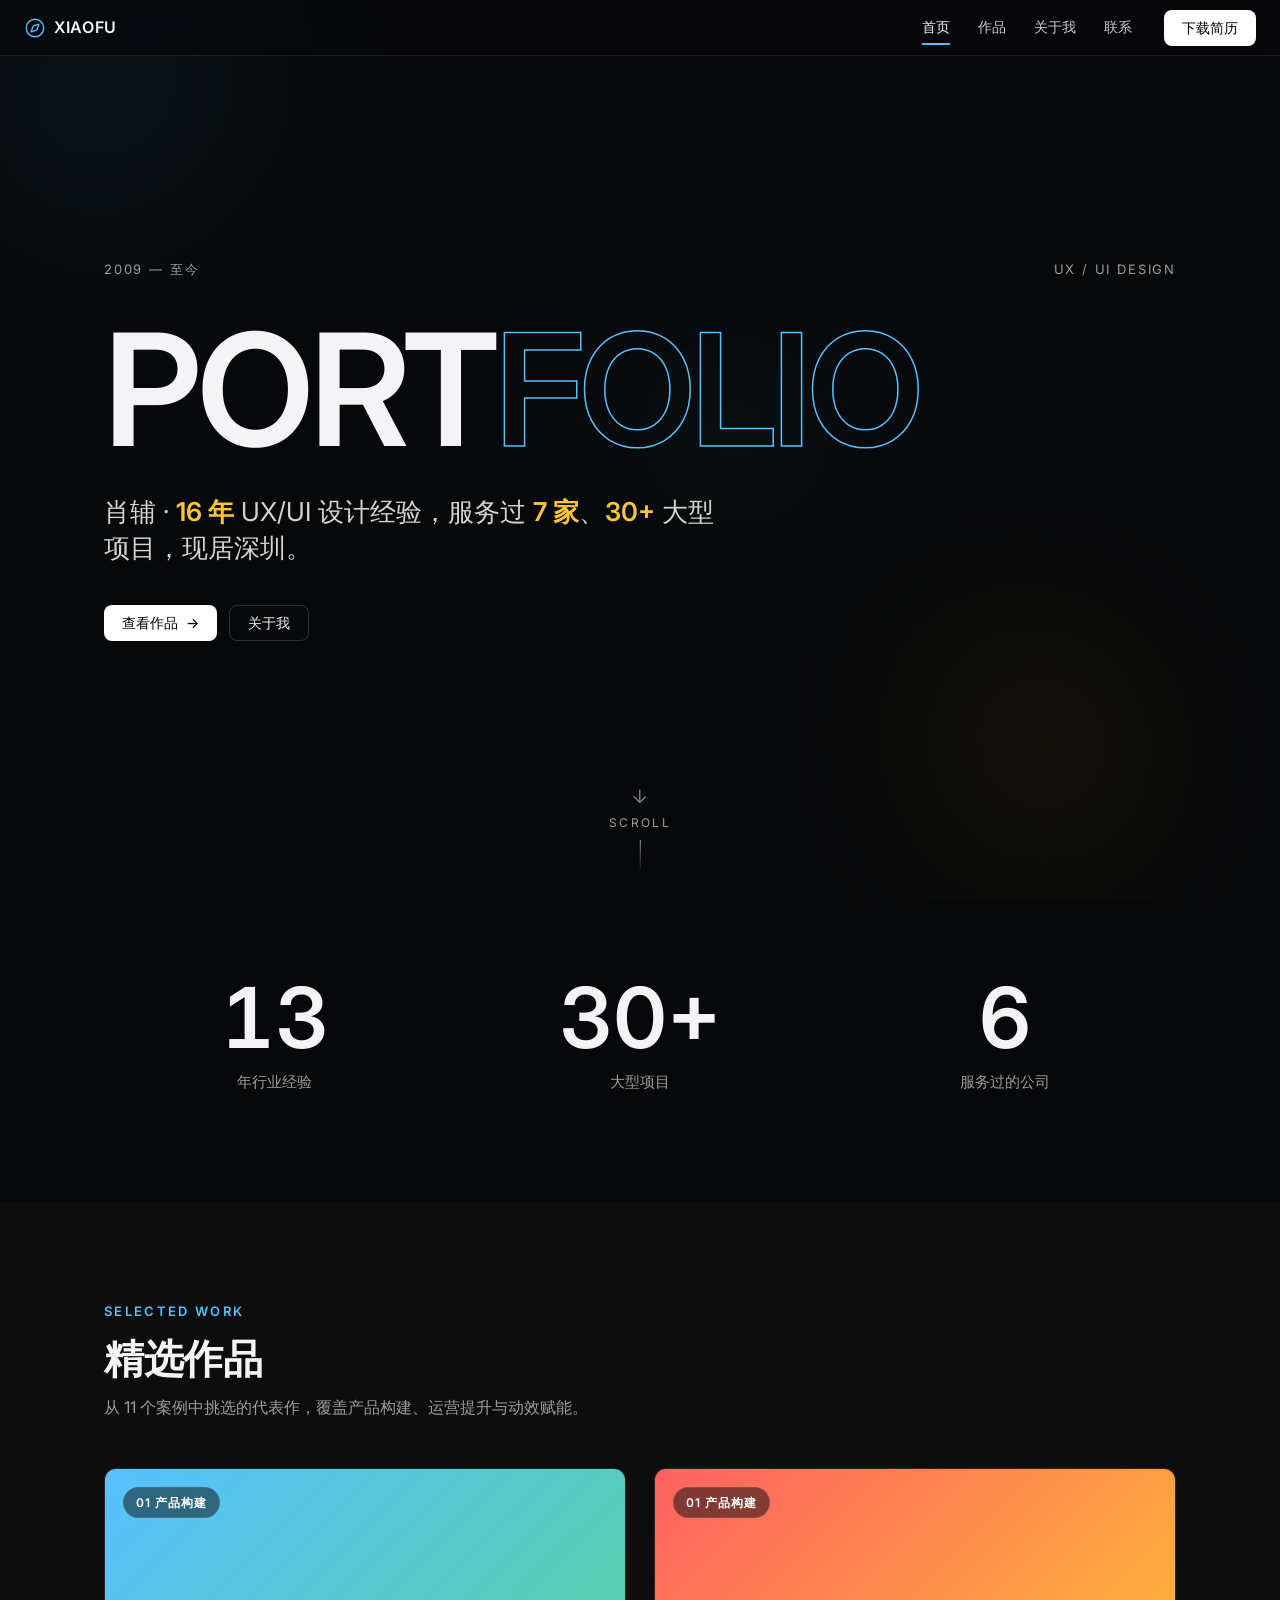
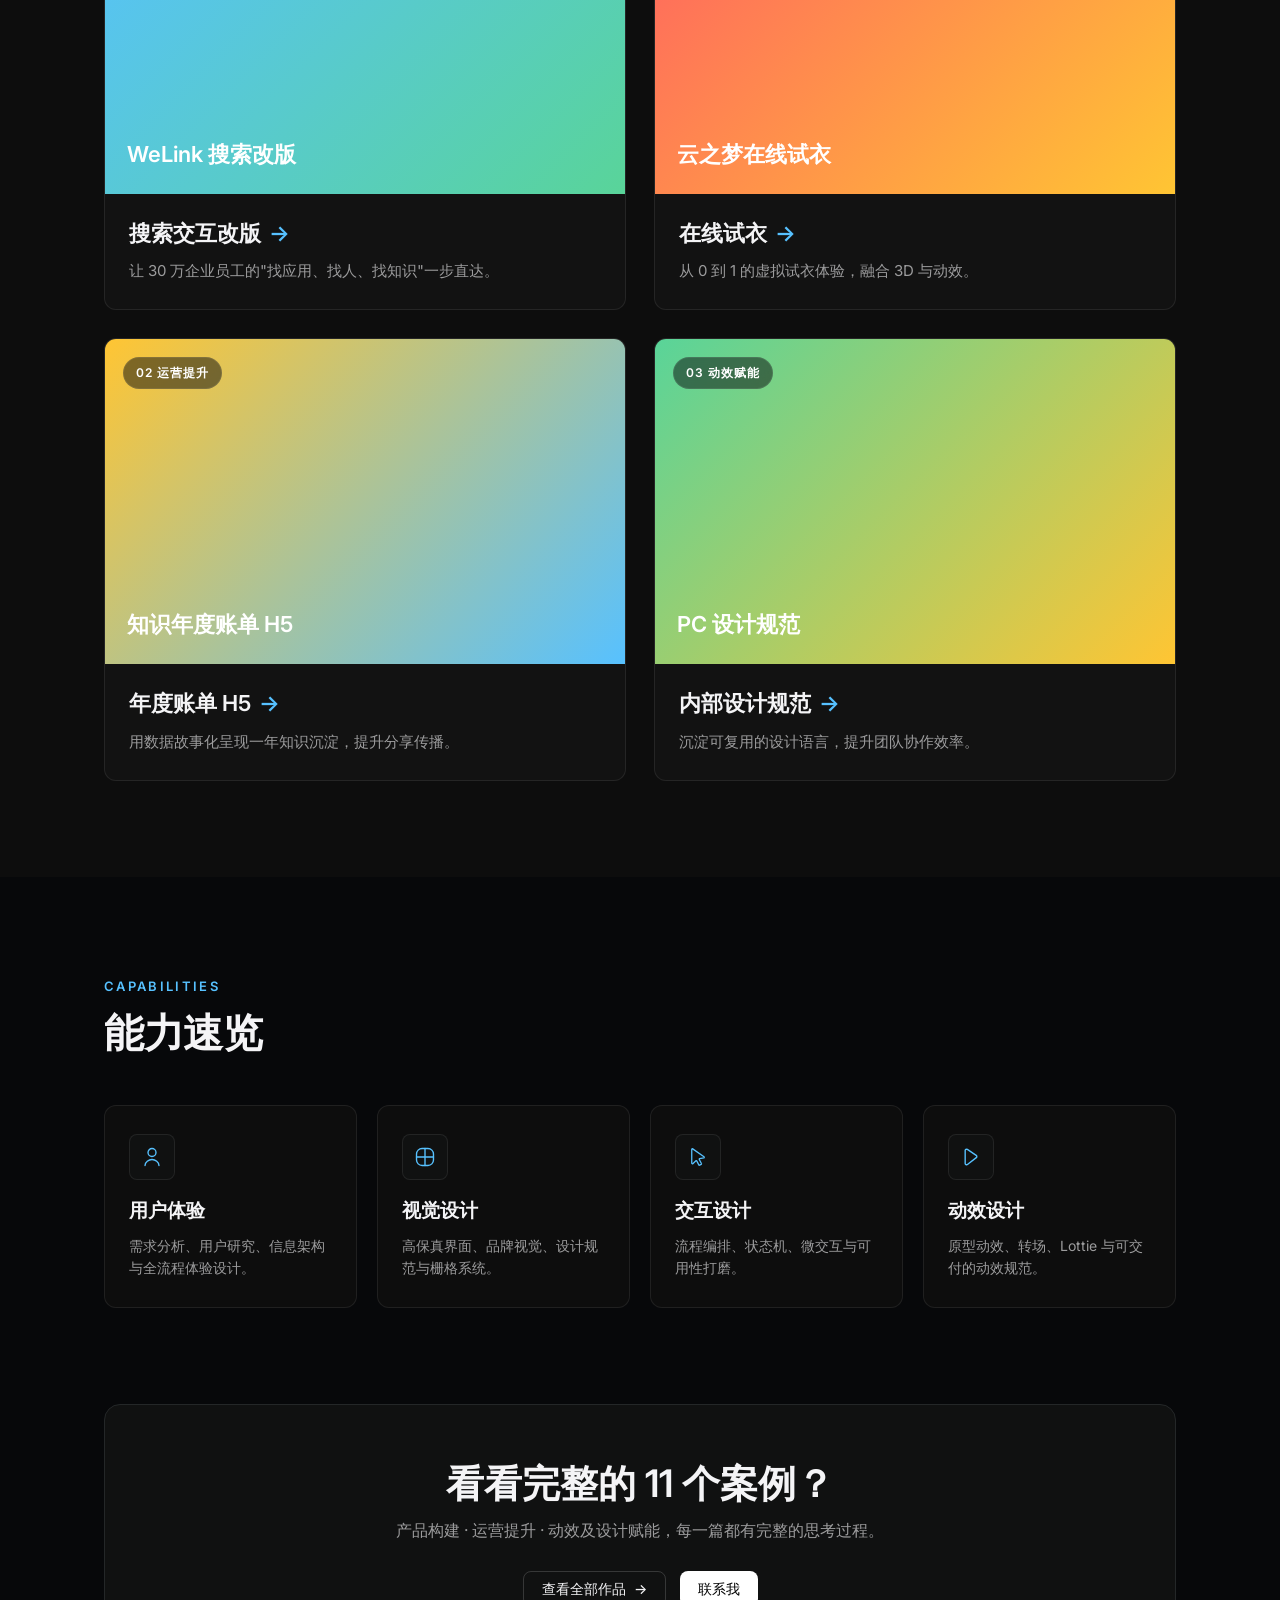
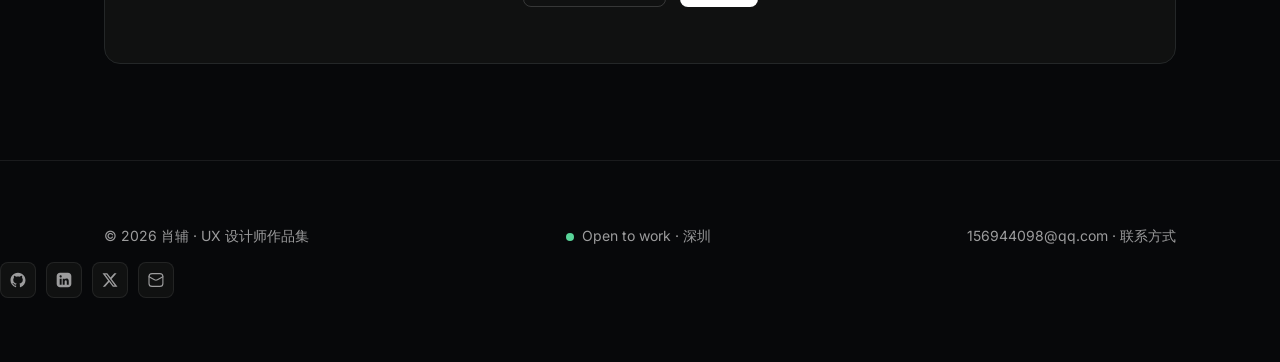
<file: index.html>
<!DOCTYPE html>
<html lang="zh-CN">
<head>
  <meta charset="UTF-8" />
  <meta name="viewport" content="width=device-width, initial-scale=1.0" />
  <title>肖辅 · UX 设计师作品集 | 16 年经验</title>
  <meta name="description" content="肖辅 — 16 年 UX/UI 设计师，服务过 7 家、30+ 大型项目，擅长交互、视觉与动效设计。作品集官网。" />
  <meta property="og:title" content="肖辅 · UX 设计师作品集" />
  <meta property="og:description" content="16 年经验 UX/UI 设计师，用网站本身证明设计能力。" />
  <meta property="og:type" content="website" />
  <link rel="preconnect" href="https://fonts.googleapis.com" />
  <link rel="preconnect" href="https://fonts.gstatic.com" crossorigin />
  <link href="https://fonts.googleapis.com/css2?family=Inter:wght@400;600;700;800&family=Noto+Sans+SC:wght@400;500;700&display=swap" rel="stylesheet" />
  <link rel="stylesheet" href="assets/css/style.css" />
</head>
<body>
  <!-- 导航 -->
  <nav class="nav" id="nav">
    <a href="index.html" class="nav__logo"><svg class="ico ico--brand" aria-hidden="true"><use href="assets/icons/mage-sprite.svg#mage-compass"/></svg>XIAOFU</a>
    <div class="nav__links">
      <a href="index.html" class="nav__link active">首页</a>
      <a href="work.html" class="nav__link">作品</a>
      <a href="about.html" class="nav__link">关于我</a>
      <a href="contact.html" class="nav__link">联系</a>
      <a href="#" class="btn btn--primary nav__cta">下载简历</a>
    </div>
    <button class="nav__burger" id="burger" aria-label="菜单"><span></span><span></span><span></span></button>
  </nav>

  <!-- 移动端抽屉 -->
  <div class="drawer" id="drawer">
    <a href="index.html">首页</a>
    <a href="work.html">作品</a>
    <a href="about.html">关于我</a>
    <a href="contact.html">联系</a>
  </div>

  <!-- Hero -->
  <header class="hero">
    <div class="hero__blobs" aria-hidden="true">
      <div class="blob blob--1"></div>
      <div class="blob blob--2"></div>
      <div class="blob blob--3"></div>
    </div>
    <div class="container hero__inner">
      <div class="hero__meta">
        <span>2009 — 至今</span>
        <span>UX / UI DESIGN</span>
      </div>
      <h1 class="hero__big">PORT<span class="outline">FOLIO</span></h1>
      <p class="hero__tagline">肖辅 · <b>16 年</b> UX/UI 设计经验，服务过 <b>7 家</b>、<b>30+</b> 大型项目，现居深圳。</p>
      <div class="hero__cta">
        <a href="work.html" class="btn btn--primary">查看作品 <span class="arrow">→</span></a>
        <a href="about.html" class="btn btn--ghost">关于我</a>
      </div>
    </div>
    <div class="hero__scroll"><svg class="ico" aria-hidden="true"><use href="assets/icons/mage-sprite.svg#mage-arrow-down"/></svg>SCROLL</div>
  </header>

  <!-- 数据带 -->
  <section class="section" style="padding-top:64px">
    <div class="container">
      <div class="stats">
        <div class="stat reveal">
          <div class="stat__num num" data-count="13">0</div>
          <div class="stat__label">年行业经验</div>
        </div>
        <div class="stat reveal">
          <div class="stat__num num" data-count="30" data-suffix="+">0</div>
          <div class="stat__label">大型项目</div>
        </div>
        <div class="stat reveal">
          <div class="stat__num num" data-count="6">0</div>
          <div class="stat__label">服务过的公司</div>
        </div>
      </div>
    </div>
  </section>

  <!-- 精选作品 -->
  <section class="section" style="background:var(--bg-soft)">
    <div class="container">
      <div class="section-head reveal">
        <span class="eyebrow">Selected Work</span>
        <h2 class="section-title">精选作品</h2>
        <p class="section-sub">从 11 个案例中挑选的代表作，覆盖产品构建、运营提升与动效赋能。</p>
      </div>
      <div class="works-grid">
        <a href="work/welink-search.html" class="work-card reveal">
          <div class="work-card__cover cov-1">
            <span class="work-card__tag">01 产品构建</span>
            <span style="font-family:var(--font-en);font-weight:600;font-size:22px">WeLink 搜索改版</span>
          </div>
          <div class="work-card__body">
            <div class="work-card__title">搜索交互改版 <span class="arrow">→</span></div>
            <div class="work-card__desc">让 30 万企业员工的"找应用、找人、找知识"一步直达。</div>
          </div>
        </a>
        <a href="work.html" class="work-card reveal">
          <div class="work-card__cover cov-2">
            <span class="work-card__tag">01 产品构建</span>
            <span style="font-family:var(--font-en);font-weight:600;font-size:22px">云之梦在线试衣</span>
          </div>
          <div class="work-card__body">
            <div class="work-card__title">在线试衣 <span class="arrow">→</span></div>
            <div class="work-card__desc">从 0 到 1 的虚拟试衣体验，融合 3D 与动效。</div>
          </div>
        </a>
        <a href="work.html" class="work-card reveal">
          <div class="work-card__cover cov-3">
            <span class="work-card__tag">02 运营提升</span>
            <span style="font-family:var(--font-en);font-weight:600;font-size:22px">知识年度账单 H5</span>
          </div>
          <div class="work-card__body">
            <div class="work-card__title">年度账单 H5 <span class="arrow">→</span></div>
            <div class="work-card__desc">用数据故事化呈现一年知识沉淀，提升分享传播。</div>
          </div>
        </a>
        <a href="work.html" class="work-card reveal">
          <div class="work-card__cover cov-4">
            <span class="work-card__tag">03 动效赋能</span>
            <span style="font-family:var(--font-en);font-weight:600;font-size:22px">PC 设计规范</span>
          </div>
          <div class="work-card__body">
            <div class="work-card__title">内部设计规范 <span class="arrow">→</span></div>
            <div class="work-card__desc">沉淀可复用的设计语言，提升团队协作效率。</div>
          </div>
        </a>
      </div>
    </div>
  </section>

  <!-- 能力速览 -->
  <section class="section">
    <div class="container">
      <div class="section-head reveal">
        <span class="eyebrow">Capabilities</span>
        <h2 class="section-title">能力速览</h2>
      </div>
      <div class="ability-grid">
        <div class="ability reveal">
          <div class="ability__icon"><svg class="ico" aria-hidden="true"><use href="assets/icons/mage-sprite.svg#mage-user"/></svg></div>
          <div class="ability__name">用户体验</div>
          <div class="ability__desc">需求分析、用户研究、信息架构与全流程体验设计。</div>
        </div>
        <div class="ability reveal">
          <div class="ability__icon"><svg class="ico" aria-hidden="true"><use href="assets/icons/mage-sprite.svg#mage-layout-grid"/></svg></div>
          <div class="ability__name">视觉设计</div>
          <div class="ability__desc">高保真界面、品牌视觉、设计规范与栅格系统。</div>
        </div>
        <div class="ability reveal">
          <div class="ability__icon"><svg class="ico" aria-hidden="true"><use href="assets/icons/mage-sprite.svg#mage-mouse-pointer"/></svg></div>
          <div class="ability__name">交互设计</div>
          <div class="ability__desc">流程编排、状态机、微交互与可用性打磨。</div>
        </div>
        <div class="ability reveal">
          <div class="ability__icon"><svg class="ico" aria-hidden="true"><use href="assets/icons/mage-sprite.svg#mage-play"/></svg></div>
          <div class="ability__name">动效设计</div>
          <div class="ability__desc">原型动效、转场、Lottie 与可交付的动效规范。</div>
        </div>
      </div>
    </div>
  </section>

  <!-- CTA -->
  <section class="section" style="padding-top:0">
    <div class="container">
      <div class="cta-band reveal">
        <h2>看看完整的 11 个案例？</h2>
        <p>产品构建 · 运营提升 · 动效及设计赋能，每一篇都有完整的思考过程。</p>
        <div style="display:flex;gap:14px;justify-content:center;flex-wrap:wrap">
          <a href="work.html" class="btn btn--ghost">查看全部作品 <span class="arrow">→</span></a>
          <a href="contact.html" class="btn btn--primary">联系我</a>
        </div>
      </div>
    </div>
  </section>

  <!-- 页脚 -->
  <footer class="footer">
    <div class="container footer__row">
      <div>© 2026 肖辅 · UX 设计师作品集</div>
      <div class="status"><span class="dot-live"></span> Open to work · 深圳</div>
      <div><a href="mailto:156944098@qq.com">156944098@qq.com</a> · <a href="contact.html">联系方式</a></div>
    </div>
    <div class="footer__social">
    <a href="https://github.com/xiaofuwj" target="_blank" rel="noopener" aria-label="GitHub"><svg class="ico ico--fill" aria-hidden="true"><use href="assets/icons/mage-sprite.svg#mage-github"/></svg></a>
    <a href="https://www.linkedin.com/in/xiaofu" target="_blank" rel="noopener" aria-label="LinkedIn"><svg class="ico ico--fill" aria-hidden="true"><use href="assets/icons/mage-sprite.svg#mage-linkedin"/></svg></a>
    <a href="https://x.com/xiaofuwj" target="_blank" rel="noopener" aria-label="X"><svg class="ico ico--fill" aria-hidden="true"><use href="assets/icons/mage-sprite.svg#mage-x"/></svg></a>
    <a href="mailto:156944098@qq.com" aria-label="Email"><svg class="ico" aria-hidden="true"><use href="assets/icons/mage-sprite.svg#mage-email"/></svg></a>
  </div>
</footer>

  <script src="assets/js/main.js"></script>
</body>
</html>
</file>
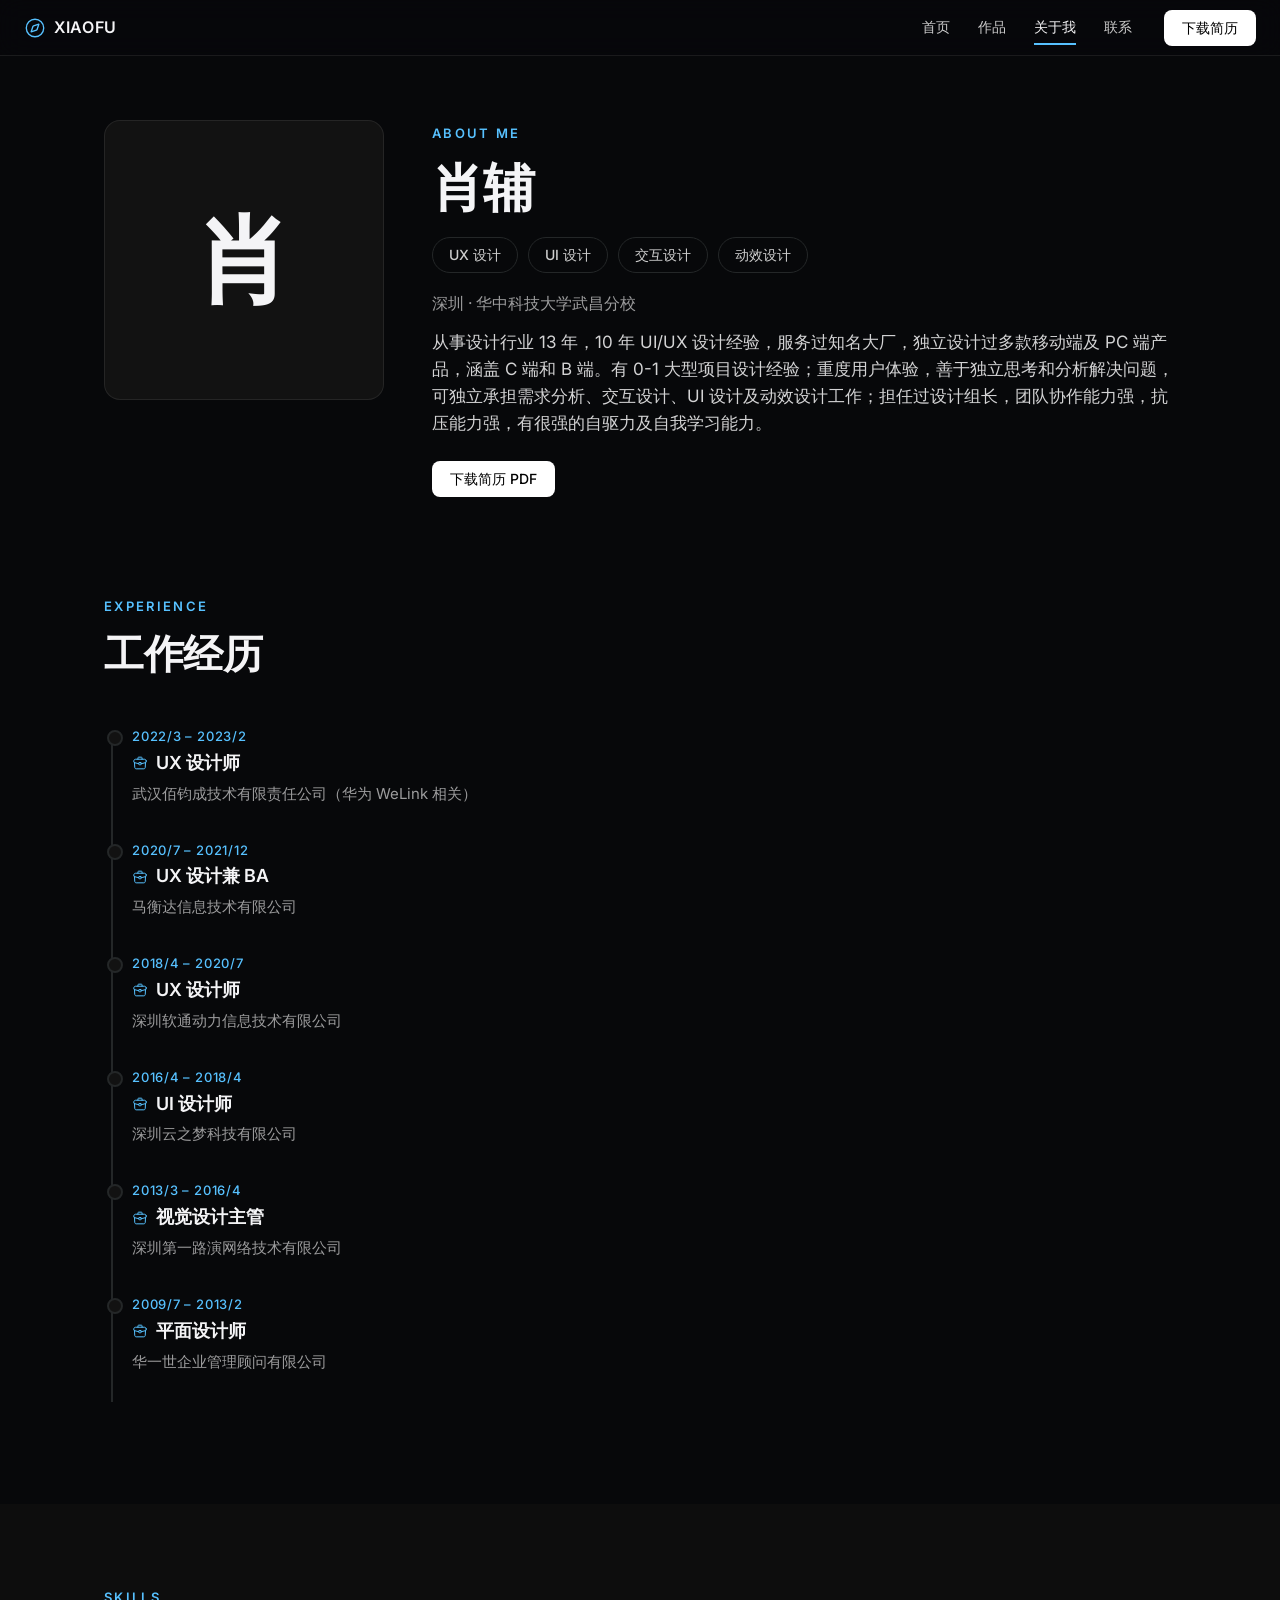
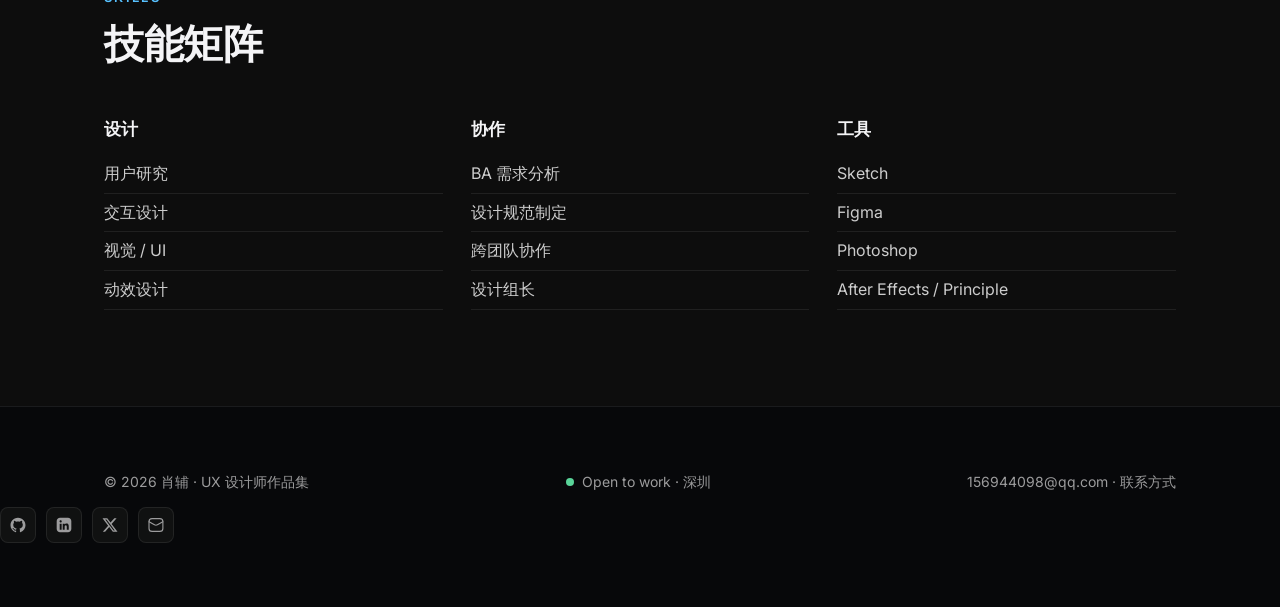
<file: about.html>
<!DOCTYPE html>
<html lang="zh-CN">
<head>
  <meta charset="UTF-8" />
  <meta name="viewport" content="width=device-width, initial-scale=1.0" />
  <title>关于我 · 肖辅 UX 设计师</title>
  <meta name="description" content="肖辅，13 年 UX/UI 设计经验，6 段工作经历，能力覆盖用户体验、视觉、交互与动效。" />
  <link rel="preconnect" href="https://fonts.googleapis.com" />
  <link rel="preconnect" href="https://fonts.gstatic.com" crossorigin />
  <link href="https://fonts.googleapis.com/css2?family=Inter:wght@400;600;700;800&family=Noto+Sans+SC:wght@400;500;700&display=swap" rel="stylesheet" />
  <link rel="stylesheet" href="assets/css/style.css" />
</head>
<body>
  <nav class="nav" id="nav">
    <a href="index.html" class="nav__logo"><svg class="ico ico--brand" aria-hidden="true"><use href="assets/icons/mage-sprite.svg#mage-compass"/></svg>XIAOFU</a>
    <div class="nav__links">
      <a href="index.html" class="nav__link">首页</a>
      <a href="work.html" class="nav__link">作品</a>
      <a href="about.html" class="nav__link active">关于我</a>
      <a href="contact.html" class="nav__link">联系</a>
      <a href="#" class="btn btn--primary nav__cta">下载简历</a>
    </div>
    <button class="nav__burger" id="burger" aria-label="菜单"><span></span><span></span><span></span></button>
  </nav>
  <div class="drawer" id="drawer">
    <a href="index.html">首页</a><a href="work.html">作品</a><a href="about.html">关于我</a><a href="contact.html">联系</a>
  </div>

  <section class="section" style="padding-top:120px">
    <div class="container">
      <div class="profile">
        <div class="avatar reveal">肖</div>
        <div class="reveal">
          <span class="eyebrow">About Me</span>
          <h1 class="section-title" style="font-size:clamp(34px,5vw,52px)">肖辅</h1>
          <div class="capsules">
            <span class="capsule">UX 设计</span><span class="capsule">UI 设计</span>
            <span class="capsule">交互设计</span><span class="capsule">动效设计</span>
          </div>
          <p class="meta-line">深圳 · 华中科技大学武昌分校</p>
          <p class="bio">从事设计行业 13 年，10 年 UI/UX 设计经验，服务过知名大厂，独立设计过多款移动端及 PC 端产品，涵盖 C 端和 B 端。有 0-1 大型项目设计经验；重度用户体验，善于独立思考和分析解决问题，可独立承担需求分析、交互设计、UI 设计及动效设计工作；担任过设计组长，团队协作能力强，抗压能力强，有很强的自驱力及自我学习能力。</p>
          <div class="contact-actions">
            <a href="#" class="btn btn--primary">下载简历 PDF</a>
          </div>
        </div>
      </div>
    </div>
  </section>

  <section class="section" style="padding-top:0">
    <div class="container">
      <div class="section-head reveal">
        <span class="eyebrow">Experience</span>
        <h2 class="section-title">工作经历</h2>
      </div>
      <div class="timeline" id="timeline">
        <div class="tl-item"><div class="tl-date">2022/3 – 2023/2</div><div class="tl-role"><svg class="ico" aria-hidden="true"><use href="assets/icons/mage-sprite.svg#mage-briefcase"/></svg>UX 设计师</div><div class="tl-company">武汉佰钧成技术有限责任公司（华为 WeLink 相关）</div></div>
        <div class="tl-item"><div class="tl-date">2020/7 – 2021/12</div><div class="tl-role"><svg class="ico" aria-hidden="true"><use href="assets/icons/mage-sprite.svg#mage-briefcase"/></svg>UX 设计兼 BA</div><div class="tl-company">马衡达信息技术有限公司</div></div>
        <div class="tl-item"><div class="tl-date">2018/4 – 2020/7</div><div class="tl-role"><svg class="ico" aria-hidden="true"><use href="assets/icons/mage-sprite.svg#mage-briefcase"/></svg>UX 设计师</div><div class="tl-company">深圳软通动力信息技术有限公司</div></div>
        <div class="tl-item"><div class="tl-date">2016/4 – 2018/4</div><div class="tl-role"><svg class="ico" aria-hidden="true"><use href="assets/icons/mage-sprite.svg#mage-briefcase"/></svg>UI 设计师</div><div class="tl-company">深圳云之梦科技有限公司</div></div>
        <div class="tl-item"><div class="tl-date">2013/3 – 2016/4</div><div class="tl-role"><svg class="ico" aria-hidden="true"><use href="assets/icons/mage-sprite.svg#mage-briefcase"/></svg>视觉设计主管</div><div class="tl-company">深圳第一路演网络技术有限公司</div></div>
        <div class="tl-item"><div class="tl-date">2009/7 – 2013/2</div><div class="tl-role"><svg class="ico" aria-hidden="true"><use href="assets/icons/mage-sprite.svg#mage-briefcase"/></svg>平面设计师</div><div class="tl-company">华一世企业管理顾问有限公司</div></div>
      </div>
    </div>
  </section>

  <section class="section" style="background:var(--bg-soft);padding-top:80px">
    <div class="container">
      <div class="section-head reveal">
        <span class="eyebrow">Skills</span>
        <h2 class="section-title">技能矩阵</h2>
      </div>
      <div class="skill-groups">
        <div class="skill-group reveal"><h4>设计</h4><ul><li>用户研究</li><li>交互设计</li><li>视觉 / UI</li><li>动效设计</li></ul></div>
        <div class="skill-group reveal"><h4>协作</h4><ul><li>BA 需求分析</li><li>设计规范制定</li><li>跨团队协作</li><li>设计组长</li></ul></div>
        <div class="skill-group reveal"><h4>工具</h4><ul><li>Sketch</li><li>Figma</li><li>Photoshop</li><li>After Effects / Principle</li></ul></div>
      </div>
    </div>
  </section>

  <footer class="footer">
    <div class="container footer__row">
      <div>© 2026 肖辅 · UX 设计师作品集</div>
      <div class="status"><span class="dot-live"></span> Open to work · 深圳</div>
      <div><a href="mailto:156944098@qq.com">156944098@qq.com</a> · <a href="contact.html">联系方式</a></div>
    </div>
    <div class="footer__social">
    <a href="https://github.com/xiaofuwj" target="_blank" rel="noopener" aria-label="GitHub"><svg class="ico ico--fill" aria-hidden="true"><use href="assets/icons/mage-sprite.svg#mage-github"/></svg></a>
    <a href="https://www.linkedin.com/in/xiaofu" target="_blank" rel="noopener" aria-label="LinkedIn"><svg class="ico ico--fill" aria-hidden="true"><use href="assets/icons/mage-sprite.svg#mage-linkedin"/></svg></a>
    <a href="https://x.com/xiaofuwj" target="_blank" rel="noopener" aria-label="X"><svg class="ico ico--fill" aria-hidden="true"><use href="assets/icons/mage-sprite.svg#mage-x"/></svg></a>
    <a href="mailto:156944098@qq.com" aria-label="Email"><svg class="ico" aria-hidden="true"><use href="assets/icons/mage-sprite.svg#mage-email"/></svg></a>
  </div>
</footer>
  <script src="assets/js/main.js"></script>
</body>
</html>
</file>
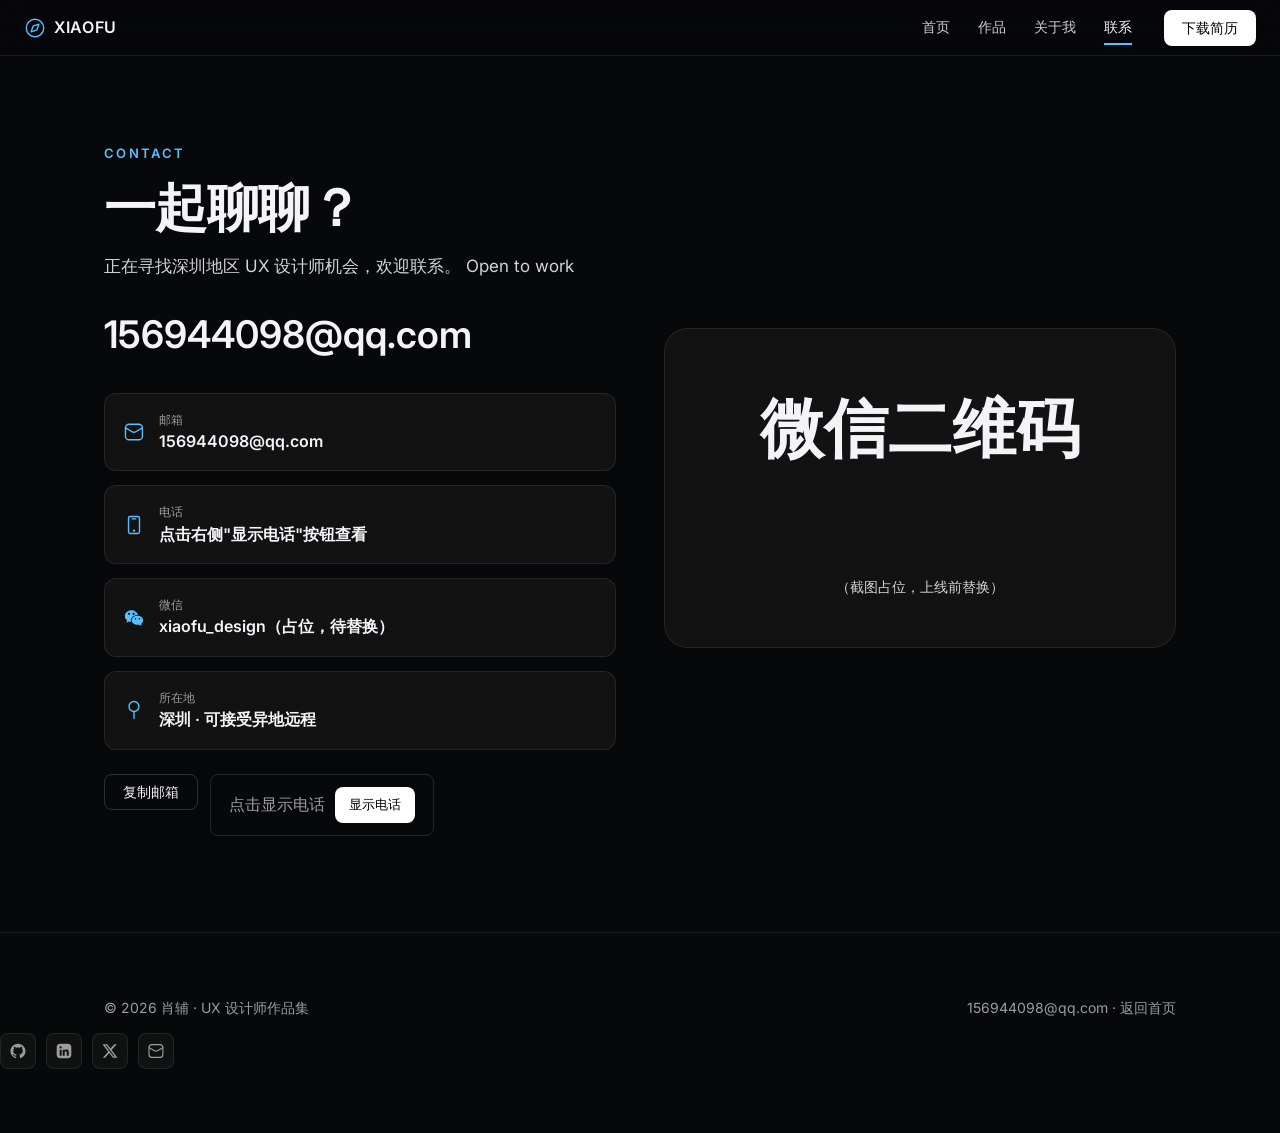
<file: contact.html>
<!DOCTYPE html>
<html lang="zh-CN">
<head>
  <meta charset="UTF-8" />
  <meta name="viewport" content="width=device-width, initial-scale=1.0" />
  <title>联系 · 肖辅 UX 设计师</title>
  <meta name="description" content="正在寻找深圳地区 UX 设计师机会，欢迎联系肖辅。" />
  <link rel="preconnect" href="https://fonts.googleapis.com" />
  <link rel="preconnect" href="https://fonts.gstatic.com" crossorigin />
  <link href="https://fonts.googleapis.com/css2?family=Inter:wght@400;600;700;800&family=Noto+Sans+SC:wght@400;500;700&display=swap" rel="stylesheet" />
  <link rel="stylesheet" href="assets/css/style.css" />
</head>
<body>
  <nav class="nav" id="nav">
    <a href="index.html" class="nav__logo"><svg class="ico ico--brand" aria-hidden="true"><use href="assets/icons/mage-sprite.svg#mage-compass"/></svg>XIAOFU</a>
    <div class="nav__links">
      <a href="index.html" class="nav__link">首页</a>
      <a href="work.html" class="nav__link">作品</a>
      <a href="about.html" class="nav__link">关于我</a>
      <a href="contact.html" class="nav__link active">联系</a>
      <a href="#" class="btn btn--primary nav__cta">下载简历</a>
    </div>
    <button class="nav__burger" id="burger" aria-label="菜单"><span></span><span></span><span></span></button>
  </nav>
  <div class="drawer" id="drawer">
    <a href="index.html">首页</a><a href="work.html">作品</a><a href="about.html">关于我</a><a href="contact.html">联系</a>
  </div>

  <section class="section" style="padding-top:140px">
    <div class="container">
      <div class="contact-wrap">
        <div class="reveal">
          <span class="eyebrow">Contact</span>
          <h1 class="section-title" style="font-size:clamp(32px,5vw,52px)">一起聊聊？</h1>
          <p class="bio" style="margin-top:14px">正在寻找深圳地区 UX 设计师机会，欢迎联系。 <span class="status"><span class="dot-live"></span> Open to work</span></p>
          <div class="contact-mail" style="margin-top:24px"><a href="mailto:156944098@qq.com" id="mail">156944098@qq.com</a></div>
          <div class="contact-list">
            <div class="contact-row"><svg class="ico" aria-hidden="true"><use href="assets/icons/mage-sprite.svg#mage-email"/></svg><div><div class="k">邮箱</div><div class="v"><a href="mailto:156944098@qq.com">156944098@qq.com</a></div></div></div>
            <div class="contact-row"><svg class="ico" aria-hidden="true"><use href="assets/icons/mage-sprite.svg#mage-phone"/></svg><div><div class="k">电话</div><div class="v">点击右侧"显示电话"按钮查看</div></div></div>
            <div class="contact-row"><svg class="ico" aria-hidden="true"><use href="assets/icons/mage-sprite.svg#mage-we-chat"/></svg><div><div class="k">微信</div><div class="v">xiaofu_design（占位，待替换）</div></div></div>
            <div class="contact-row"><svg class="ico" aria-hidden="true"><use href="assets/icons/mage-sprite.svg#mage-location"/></svg><div><div class="k">所在地</div><div class="v">深圳 · 可接受异地远程</div></div></div>
          </div>
          <div class="contact-actions">
            <button class="btn btn--ghost" id="copyMail">复制邮箱</button>
            <span class="phone-hidden"><span id="phone" style="color:var(--t-sub)">点击显示电话</span><button class="btn btn--primary" id="showPhone" style="padding:6px 14px;font-size:13px">显示电话</button></span>
          </div>
        </div>
        <div class="reveal">
          <div class="avatar" style="width:100%;height:320px;border-radius:24px;font-size:64px">微信二维码<br><span style="font-size:14px;font-weight:500;opacity:.85">（截图占位，上线前替换）</span></div>
        </div>
      </div>
    </div>
  </section>

  <footer class="footer">
    <div class="container footer__row">
      <div>© 2026 肖辅 · UX 设计师作品集</div>
      <div><a href="mailto:156944098@qq.com">156944098@qq.com</a> · <a href="index.html">返回首页</a></div>
    </div>
    <div class="footer__social">
    <a href="https://github.com/xiaofuwj" target="_blank" rel="noopener" aria-label="GitHub"><svg class="ico ico--fill" aria-hidden="true"><use href="assets/icons/mage-sprite.svg#mage-github"/></svg></a>
    <a href="https://www.linkedin.com/in/xiaofu" target="_blank" rel="noopener" aria-label="LinkedIn"><svg class="ico ico--fill" aria-hidden="true"><use href="assets/icons/mage-sprite.svg#mage-linkedin"/></svg></a>
    <a href="https://x.com/xiaofuwj" target="_blank" rel="noopener" aria-label="X"><svg class="ico ico--fill" aria-hidden="true"><use href="assets/icons/mage-sprite.svg#mage-x"/></svg></a>
    <a href="mailto:156944098@qq.com" aria-label="Email"><svg class="ico" aria-hidden="true"><use href="assets/icons/mage-sprite.svg#mage-email"/></svg></a>
  </div>
</footer>
  <script src="assets/js/main.js"></script>
</body>
</html>
</file>
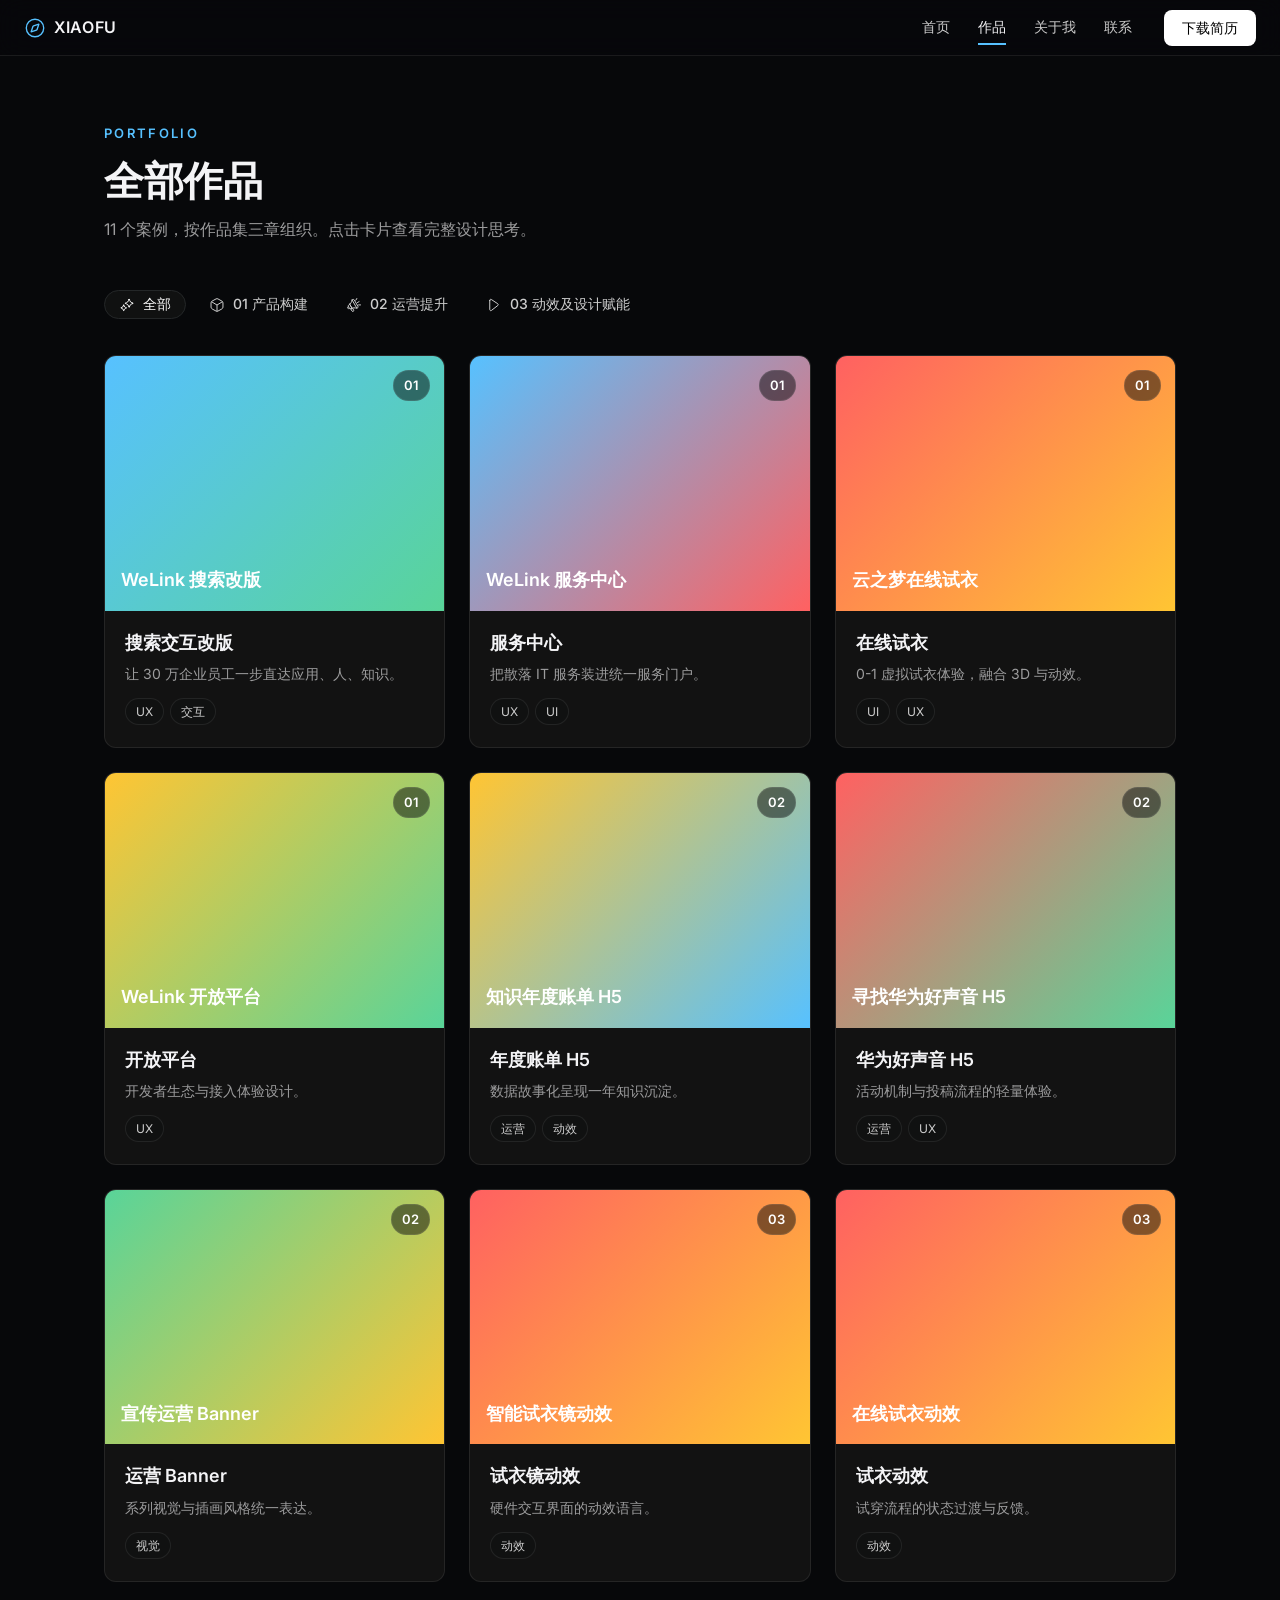
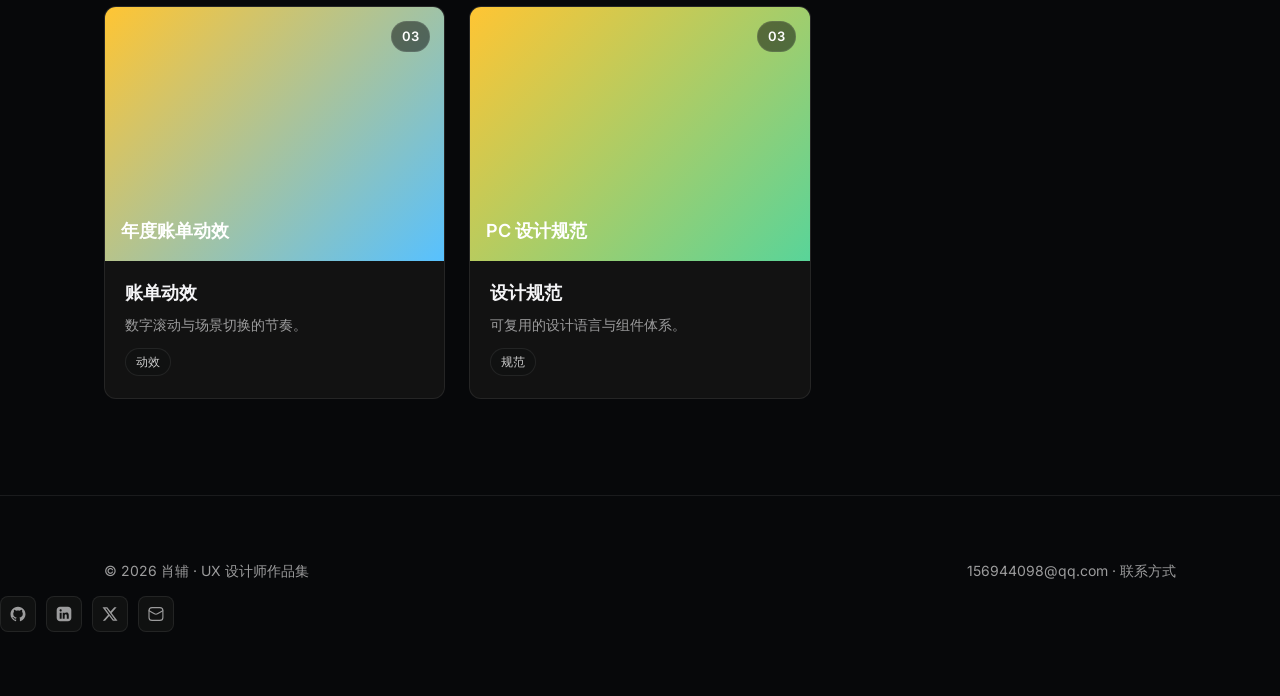
<file: work.html>
<!DOCTYPE html>
<html lang="zh-CN">
<head>
  <meta charset="UTF-8" />
  <meta name="viewport" content="width=device-width, initial-scale=1.0" />
  <title>作品 · 肖辅 UX 设计师</title>
  <meta name="description" content="肖辅的 11 个设计案例，分产品构建、运营提升、动效及设计赋能三章。" />
  <link rel="preconnect" href="https://fonts.googleapis.com" />
  <link rel="preconnect" href="https://fonts.gstatic.com" crossorigin />
  <link href="https://fonts.googleapis.com/css2?family=Inter:wght@400;600;700;800&family=Noto+Sans+SC:wght@400;500;700&display=swap" rel="stylesheet" />
  <link rel="stylesheet" href="assets/css/style.css" />
</head>
<body>
  <nav class="nav" id="nav">
    <a href="index.html" class="nav__logo"><svg class="ico ico--brand" aria-hidden="true"><use href="assets/icons/mage-sprite.svg#mage-compass"/></svg>XIAOFU</a>
    <div class="nav__links">
      <a href="index.html" class="nav__link">首页</a>
      <a href="work.html" class="nav__link active">作品</a>
      <a href="about.html" class="nav__link">关于我</a>
      <a href="contact.html" class="nav__link">联系</a>
      <a href="#" class="btn btn--primary nav__cta">下载简历</a>
    </div>
    <button class="nav__burger" id="burger" aria-label="菜单"><span></span><span></span><span></span></button>
  </nav>
  <div class="drawer" id="drawer">
    <a href="index.html">首页</a><a href="work.html">作品</a><a href="about.html">关于我</a><a href="contact.html">联系</a>
  </div>

  <section class="section" style="padding-top:120px">
    <div class="container">
      <div class="section-head reveal">
        <span class="eyebrow">Portfolio</span>
        <h2 class="section-title">全部作品</h2>
        <p class="section-sub">11 个案例，按作品集三章组织。点击卡片查看完整设计思考。</p>
      </div>

      <div class="filters" id="filters">
        <button class="filter active" data-filter="all"><svg class="ico" aria-hidden="true"><use href="assets/icons/mage-sprite.svg#mage-stars"/></svg>全部</button>
        <button class="filter" data-filter="1"><svg class="ico" aria-hidden="true"><use href="assets/icons/mage-sprite.svg#mage-box-3d"/></svg>01 产品构建</button>
        <button class="filter" data-filter="2"><svg class="ico" aria-hidden="true"><use href="assets/icons/mage-sprite.svg#mage-megaphone"/></svg>02 运营提升</button>
        <button class="filter" data-filter="3"><svg class="ico" aria-hidden="true"><use href="assets/icons/mage-sprite.svg#mage-play"/></svg>03 动效及设计赋能</button>
      </div>

      <div class="case-grid" id="caseGrid">
        <!-- 01 产品构建 -->
        <a href="work/welink-search.html" class="case-card reveal" data-chapter="1">
          <div class="case-card__cover cov-1"><span class="case-card__chapter">01</span><span style="font-family:var(--font-en);font-weight:600;font-size:18px">WeLink 搜索改版</span></div>
          <div class="case-card__body"><div class="case-card__title">搜索交互改版</div><div class="case-card__desc">让 30 万企业员工一步直达应用、人、知识。</div><div class="case-card__tags"><span class="tag">UX</span><span class="tag">交互</span></div></div>
        </a>
        <a href="work/welink-service-center.html" class="case-card reveal" data-chapter="1">
          <div class="case-card__cover cov-5"><span class="case-card__chapter">01</span><span style="font-family:var(--font-en);font-weight:600;font-size:18px">WeLink 服务中心</span></div>
          <div class="case-card__body"><div class="case-card__title">服务中心</div><div class="case-card__desc">把散落 IT 服务装进统一服务门户。</div><div class="case-card__tags"><span class="tag">UX</span><span class="tag">UI</span></div></div>
        </a>
        <a href="work/yunzhimong-virtual-fitting.html" class="case-card reveal" data-chapter="1">
          <div class="case-card__cover cov-2"><span class="case-card__chapter">01</span><span style="font-family:var(--font-en);font-weight:600;font-size:18px">云之梦在线试衣</span></div>
          <div class="case-card__body"><div class="case-card__title">在线试衣</div><div class="case-card__desc">0-1 虚拟试衣体验，融合 3D 与动效。</div><div class="case-card__tags"><span class="tag">UI</span><span class="tag">UX</span></div></div>
        </a>
        <a href="work/welink-open-platform.html" class="case-card reveal" data-chapter="1">
          <div class="case-card__cover cov-7"><span class="case-card__chapter">01</span><span style="font-family:var(--font-en);font-weight:600;font-size:18px">WeLink 开放平台</span></div>
          <div class="case-card__body"><div class="case-card__title">开放平台</div><div class="case-card__desc">开发者生态与接入体验设计。</div><div class="case-card__tags"><span class="tag">UX</span></div></div>
        </a>
        <!-- 02 运营提升 -->
        <a href="work/knowledge-bill-h5.html" class="case-card reveal" data-chapter="2">
          <div class="case-card__cover cov-3"><span class="case-card__chapter">02</span><span style="font-family:var(--font-en);font-weight:600;font-size:18px">知识年度账单 H5</span></div>
          <div class="case-card__body"><div class="case-card__title">年度账单 H5</div><div class="case-card__desc">数据故事化呈现一年知识沉淀。</div><div class="case-card__tags"><span class="tag">运营</span><span class="tag">动效</span></div></div>
        </a>
        <a href="work/huawei-voice-h5.html" class="case-card reveal" data-chapter="2">
          <div class="case-card__cover cov-6"><span class="case-card__chapter">02</span><span style="font-family:var(--font-en);font-weight:600;font-size:18px">寻找华为好声音 H5</span></div>
          <div class="case-card__body"><div class="case-card__title">华为好声音 H5</div><div class="case-card__desc">活动机制与投稿流程的轻量体验。</div><div class="case-card__tags"><span class="tag">运营</span><span class="tag">UX</span></div></div>
        </a>
        <a href="work/operation-banners.html" class="case-card reveal" data-chapter="2">
          <div class="case-card__cover cov-4"><span class="case-card__chapter">02</span><span style="font-family:var(--font-en);font-weight:600;font-size:18px">宣传运营 Banner</span></div>
          <div class="case-card__body"><div class="case-card__title">运营 Banner</div><div class="case-card__desc">系列视觉与插画风格统一表达。</div><div class="case-card__tags"><span class="tag">视觉</span></div></div>
        </a>
        <!-- 03 动效及设计赋能 -->
        <a href="work/smart-mirror-motion.html" class="case-card reveal" data-chapter="3">
          <div class="case-card__cover cov-2"><span class="case-card__chapter">03</span><span style="font-family:var(--font-en);font-weight:600;font-size:18px">智能试衣镜动效</span></div>
          <div class="case-card__body"><div class="case-card__title">试衣镜动效</div><div class="case-card__desc">硬件交互界面的动效语言。</div><div class="case-card__tags"><span class="tag">动效</span></div></div>
        </a>
        <a href="work/fitting-motion.html" class="case-card reveal" data-chapter="3">
          <div class="case-card__cover cov-2"><span class="case-card__chapter">03</span><span style="font-family:var(--font-en);font-weight:600;font-size:18px">在线试衣动效</span></div>
          <div class="case-card__body"><div class="case-card__title">试衣动效</div><div class="case-card__desc">试穿流程的状态过渡与反馈。</div><div class="case-card__tags"><span class="tag">动效</span></div></div>
        </a>
        <a href="work/bill-motion.html" class="case-card reveal" data-chapter="3">
          <div class="case-card__cover cov-3"><span class="case-card__chapter">03</span><span style="font-family:var(--font-en);font-weight:600;font-size:18px">年度账单动效</span></div>
          <div class="case-card__body"><div class="case-card__title">账单动效</div><div class="case-card__desc">数字滚动与场景切换的节奏。</div><div class="case-card__tags"><span class="tag">动效</span></div></div>
        </a>
        <a href="work/huawei-pc-design-spec.html" class="case-card reveal" data-chapter="3">
          <div class="case-card__cover cov-7"><span class="case-card__chapter">03</span><span style="font-family:var(--font-en);font-weight:600;font-size:18px">PC 设计规范</span></div>
          <div class="case-card__body"><div class="case-card__title">设计规范</div><div class="case-card__desc">可复用的设计语言与组件体系。</div><div class="case-card__tags"><span class="tag">规范</span></div></div>
        </a>
      </div>
    </div>
  </section>

  <footer class="footer">
    <div class="container footer__row">
      <div>© 2026 肖辅 · UX 设计师作品集</div>
      <div><a href="mailto:156944098@qq.com">156944098@qq.com</a> · <a href="contact.html">联系方式</a></div>
    </div>
    <div class="footer__social">
    <a href="https://github.com/xiaofuwj" target="_blank" rel="noopener" aria-label="GitHub"><svg class="ico ico--fill" aria-hidden="true"><use href="assets/icons/mage-sprite.svg#mage-github"/></svg></a>
    <a href="https://www.linkedin.com/in/xiaofu" target="_blank" rel="noopener" aria-label="LinkedIn"><svg class="ico ico--fill" aria-hidden="true"><use href="assets/icons/mage-sprite.svg#mage-linkedin"/></svg></a>
    <a href="https://x.com/xiaofuwj" target="_blank" rel="noopener" aria-label="X"><svg class="ico ico--fill" aria-hidden="true"><use href="assets/icons/mage-sprite.svg#mage-x"/></svg></a>
    <a href="mailto:156944098@qq.com" aria-label="Email"><svg class="ico" aria-hidden="true"><use href="assets/icons/mage-sprite.svg#mage-email"/></svg></a>
  </div>
</footer>
  <script src="assets/js/main.js"></script>
</body>
</html>
</file>
<file: assets/css/style.css>
/* =========================================================
   肖辅 · UX 设计师个人网站 — 设计系统 (dark, spec-driven)
   唯一依据：docs/DESIGN.md（Raycast 风格深色规范）
   约束：调色板仅使用规范内令牌；后续视觉改动必须遵循本规范。
   纯静态，无构建步骤。
   ========================================================= */

@import url('https://fonts.googleapis.com/css2?family=Inter:wght@400;500;600&display=swap');

/* ---------- 设计变量（仅规范令牌，禁止引入规范外颜色） ---------- */
:root {
  /* 颜色 */
  --color-primary: #ffffff;
  --color-primary-pressed: #e8e8e8;
  --color-on-primary: #000000;
  --color-ink: #f4f4f6;
  --color-body: #cdcdcd;
  --color-charcoal: #d3d3d4;
  --color-mute: #9c9c9d;
  --color-ash: #6a6b6c;
  --color-stone: #434345;
  --color-on-dark: #ffffff;
  --color-on-dark-mute: rgba(255,255,255,0.72);
  --color-canvas: #07080a;
  --color-surface: #0d0d0d;
  --color-surface-elevated: #101111;
  --color-surface-card: #121212;
  --color-button-fg: #18191a;
  --color-hairline: #242728;
  --color-hairline-soft: rgba(255,255,255,0.08);
  --color-hairline-strong: rgba(255,255,255,0.16);
  --color-accent-blue: #57c1ff;
  --color-accent-blue-soft: rgba(87,193,255,0.15);
  --color-accent-red: #ff6161;
  --color-accent-red-soft: rgba(255,97,97,0.15);
  --color-accent-green: #59d499;
  --color-accent-green-soft: rgba(89,212,153,0.15);
  --color-accent-yellow: #ffc533;
  --color-accent-yellow-soft: rgba(255,197,51,0.15);
  --color-hero-stripe-start: #ff5757;
  --color-hero-stripe-end: #a1131a;

  /* 语义别名（指向规范令牌，便于维护） */
  --bg: var(--color-canvas);
  --bg-soft: var(--color-surface);
  --t-title: var(--color-ink);
  --t-body: var(--color-body);
  --t-sub: var(--color-mute);
  --bd: var(--color-hairline);
  --bd-soft: var(--color-hairline-soft);
  --bd-strong: var(--color-hairline-strong);
  --brand: var(--color-accent-blue);      /* 主交互高亮（accent blue） */
  --brand-soft: var(--color-accent-blue-soft);
  --accent: var(--color-accent-yellow);   /* 点缀（category accent） */

  /* 圆角 */
  --r-none: 0px;
  --r-xs: 4px;
  --r-sm: 6px;
  --r-md: 8px;
  --r-lg: 12px;
  --r-xl: 16px;
  --r-pill: 9999px;

  /* 间距（规范密度） */
  --spacing-section: 96px;
  --gutter: 24px;
  --max-w: 1120px;

  /* 动效统一缓动 (easeOutQuint 系) */
  --ease: cubic-bezier(0.22, 1, 0.36, 1);
  --dur: 320ms;

  /* 字体 */
  --font-cn: "Inter", system-ui, -apple-system, "PingFang SC", "Microsoft YaHei", sans-serif;
  --font-en: "Inter", "Helvetica Neue", Arial, sans-serif;
}

/* ---------- Reset ---------- */
*, *::before, *::after { box-sizing: border-box; margin: 0; padding: 0; }
html { scroll-behavior: smooth; -webkit-text-size-adjust: 100%; }
body {
  font-family: var(--font-cn);
  color: var(--t-body);
  background: var(--bg);
  line-height: 1.6;
  font-size: 16px;
  font-feature-settings: "ss03" 1;       /* 规范：Inter ss03 全程启用 */
  -webkit-font-smoothing: antialiased;
  -moz-osx-font-smoothing: grayscale;
  overflow-x: hidden;
}
img { max-width: 100%; display: block; }
a { color: inherit; text-decoration: none; }
button { font-family: inherit; cursor: pointer; border: none; background: none; color: inherit; }
ul { list-style: none; }
.num { font-family: var(--font-en); font-variant-numeric: tabular-nums; }
:focus-visible { outline: 2px solid var(--brand); outline-offset: 2px; border-radius: var(--r-xs); }

/* ---------- 布局工具 ---------- */
.container { width: 100%; max-width: var(--max-w); margin: 0 auto; padding: 0 var(--gutter); }
.section { padding: var(--spacing-section) 0; }
.section-head { margin-bottom: 48px; }
.chapter-no {
  font-family: var(--font-en);
  font-size: clamp(64px, 12vw, 140px);
  font-weight: 800; line-height: 1;
  color: transparent;
  -webkit-text-stroke: 1.5px var(--bd-strong);
  letter-spacing: .02em; opacity: .7;
}
.eyebrow {
  display: inline-block;
  font-family: var(--font-en);
  font-size: 13px; letter-spacing: .18em; text-transform: uppercase;
  color: var(--brand); font-weight: 600; margin-bottom: 14px;
}
.section-title {
  font-size: clamp(28px, 4vw, 40px); font-weight: 600;  /* Inter 600 */
  color: var(--t-title); letter-spacing: -.01em; line-height: 1.17;
}
.section-sub { color: var(--t-sub); margin-top: 12px; max-width: 560px; }

/* ---------- 导航（primary nav：canvas + hairline） ---------- */
.nav {
  position: fixed; inset: 0 0 auto 0; z-index: 100;
  display: flex; align-items: center; justify-content: space-between;
  height: 56px; padding: 0 var(--gutter);
  background: rgba(7,8,10,0.72);
  backdrop-filter: saturate(180%) blur(12px);
  -webkit-backdrop-filter: saturate(180%) blur(12px);
  border-bottom: 1px solid var(--bd-soft);
  transition: background var(--dur) var(--ease), border-color var(--dur) var(--ease);
}
.nav.scrolled { border-bottom-color: var(--bd); }
.nav__logo {
  font-family: var(--font-en); font-weight: 600; letter-spacing: .04em;
  font-size: 16px; color: var(--t-title); display: inline-flex; align-items: center; gap: 8px;
}
.nav__logo .dot { width: 8px; height: 8px; border-radius: 50%; background: var(--brand); }
.nav__links { display: flex; align-items: center; gap: 28px; }
.nav__link {
  font-size: 14px; font-weight: 500; color: var(--color-body); position: relative; padding: 4px 0;
  transition: color var(--dur) var(--ease);
}
.nav__link::after {
  content: ""; position: absolute; left: 0; bottom: -2px; height: 2px; width: 0;
  background: var(--brand); transition: width var(--dur) var(--ease);
}
.nav__link:hover, .nav__link.active { color: var(--t-title); }
.nav__link:hover::after, .nav__link.active::after { width: 100%; }
.nav__cta { margin-left: 4px; }
.nav__burger { display: none; width: 40px; height: 40px; flex-direction: column; justify-content: center; gap: 5px; }
.nav__burger span { height: 2px; background: var(--t-title); border-radius: 2px; transition: transform var(--dur) var(--ease), opacity var(--dur) var(--ease); }
.nav__burger.open span:nth-child(1) { transform: translateY(7px) rotate(45deg); }
.nav__burger.open span:nth-child(2) { opacity: 0; }
.nav__burger.open span:nth-child(3) { transform: translateY(-7px) rotate(-45deg); }

/* 移动端抽屉 */
.drawer {
  position: fixed; inset: 0; z-index: 99; background: rgba(7,8,10,0.96);
  backdrop-filter: blur(16px); -webkit-backdrop-filter: blur(16px);
  display: flex; flex-direction: column; justify-content: center; align-items: center; gap: 28px;
  opacity: 0; pointer-events: none; transition: opacity var(--dur) var(--ease);
}
.drawer.open { opacity: 1; pointer-events: auto; }
.drawer a { font-size: 28px; font-weight: 600; color: var(--t-title); }

/* ---------- 按钮（white CTA pill + 次级/三级） ---------- */
.btn {
  position: relative; display: inline-flex; align-items: center; justify-content: center; gap: 8px;
  padding: 9px 18px; border-radius: var(--r-md); font-size: 14px; font-weight: 500;  /* button-md */
  height: 36px; line-height: 1; transition: transform var(--dur) var(--ease), background var(--dur) var(--ease), border-color var(--dur) var(--ease);
  white-space: nowrap;
}
.btn:active { transform: translateY(1px); }
.btn .arrow { transition: transform var(--dur) var(--ease); }
.btn:hover .arrow { transform: translateX(4px); }
.btn--primary { background: var(--color-primary); color: var(--color-on-primary); }
.btn--primary:hover { background: var(--color-primary-pressed); }
.btn--secondary { background: transparent; color: var(--color-on-dark); border: 1px solid var(--bd); }
.btn--secondary:hover { border-color: var(--bd-strong); background: var(--color-surface-elevated); }
.btn--tertiary { background: var(--color-surface-elevated); color: var(--color-on-dark); }
.btn--tertiary:hover { background: var(--color-surface-card); }
.btn--ghost { border: 1px solid var(--bd-strong); color: var(--t-title); }
.btn--ghost:hover { border-color: var(--brand); color: var(--brand); }

/* ---------- Hero（hero stripe band：canvas + 超大字 + 极淡辉光） ---------- */
.hero { position: relative; min-height: 100vh; display: flex; align-items: center; overflow: hidden; background: var(--bg); }
.hero__blobs { position: absolute; inset: 0; z-index: 0; filter: blur(80px); opacity: .5; pointer-events: none; }
.blob { position: absolute; border-radius: 50%; animation: drift 26s var(--ease) infinite alternate; }
.blob--1 { width: 460px; height: 460px; background: radial-gradient(circle at 30% 30%, var(--color-accent-blue-soft), transparent 70%); top: -80px; left: -60px; }
.blob--2 { width: 380px; height: 380px; background: radial-gradient(circle at 70% 40%, var(--color-accent-yellow-soft), transparent 70%); bottom: -60px; right: 8%; animation-delay: -8s; }
.blob--3 { width: 320px; height: 320px; background: radial-gradient(circle at 50% 50%, var(--color-accent-green-soft), transparent 70%); top: 30%; right: 30%; animation-delay: -16s; }
@keyframes drift { 0% { transform: translate(0,0) scale(1) } 100% { transform: translate(40px,-30px) scale(1.12) } }

.hero__inner { position: relative; z-index: 1; width: 100%; }
.hero__meta {
  display: flex; justify-content: space-between; flex-wrap: wrap; gap: 12px;
  font-family: var(--font-en); font-size: 13px; letter-spacing: .14em; color: var(--t-sub);
  text-transform: uppercase; margin-bottom: 28px;
}
.hero__big {
  font-family: var(--font-en); font-weight: 600; line-height: 1.05;
  font-size: clamp(64px, 13vw, 156px); letter-spacing: -.03em; color: var(--t-title);
  will-change: transform;
}
.hero__big .outline { color: transparent; -webkit-text-stroke: 1.5px var(--brand); }
.hero__tagline { font-size: clamp(18px, 2.4vw, 26px); color: var(--color-charcoal); margin-top: 22px; max-width: 620px; line-height: 1.4; }
.hero__tagline b { color: var(--accent); font-weight: 600; }
.hero__cta { display: flex; gap: 12px; margin-top: 38px; flex-wrap: wrap; align-items: center; }
.hero__hint { color: var(--t-sub); font-size: 13px; font-family: var(--font-en); letter-spacing: .04em; }
.hero__scroll {
  position: absolute; bottom: 28px; left: 50%; transform: translateX(-50%);
  font-family: var(--font-en); font-size: 12px; letter-spacing: .2em; color: var(--t-sub);
  display: flex; flex-direction: column; align-items: center; gap: 8px; z-index: 1;
  animation: bob 1.8s var(--ease) infinite;
}
.hero__scroll::after { content: ""; width: 1px; height: 32px; background: linear-gradient(var(--t-sub), transparent); }
@keyframes bob { 0%,100% { transform: translate(-50%, 0) } 50% { transform: translate(-50%, 8px) } }

/* ---------- 数据带（stat：白字 + accent unit） ---------- */
.stats { display: grid; grid-template-columns: repeat(3, 1fr); gap: 24px; }
.stat { text-align: center; padding: 12px; }
.stat__num { font-family: var(--font-en); font-size: clamp(48px, 8vw, 84px); font-weight: 600; color: var(--t-title); line-height: 1; }
.stat__num .unit { font-size: .42em; margin-left: 4px; color: var(--brand); font-weight: 500; }
.stat__label { margin-top: 10px; color: var(--t-sub); font-size: 15px; }

/* ---------- 精选作品（command palette 卡：surface-card + hairline） ---------- */
.works-grid { display: grid; grid-template-columns: repeat(2, 1fr); gap: 28px; }
.work-card {
  position: relative; border-radius: var(--r-lg); overflow: hidden; background: var(--color-surface-card);
  border: 1px solid var(--bd-soft); transition: transform var(--dur) var(--ease), border-color var(--dur) var(--ease);
  cursor: pointer;
}
.work-card:nth-child(even) { transform: translateY(36px); }
.work-card:hover { transform: translateY(-6px); border-color: var(--bd-strong); }
.work-card:nth-child(even):hover { transform: translateY(30px); }
.work-card__cover {
  aspect-ratio: 16/10; display: flex; align-items: flex-end; padding: 22px; color: #fff;
  position: relative; overflow: hidden;
}
.work-card__cover::after {
  content: ""; position: absolute; inset: 0;
  background: linear-gradient(120deg, transparent, rgba(255,255,255,.12));
  transform: translateX(-101%); transition: transform 600ms var(--ease);
}
.work-card:hover .work-card__cover::after { transform: translateX(101%); }
.work-card__tag {
  position: absolute; top: 18px; left: 18px; z-index: 2;
  font-family: var(--font-en); font-size: 12px; font-weight: 600; letter-spacing: .08em;
  background: rgba(7,8,10,.5); backdrop-filter: blur(6px); padding: 5px 12px; border-radius: var(--r-pill); border: 1px solid var(--bd-soft);
}
.work-card__body { padding: 22px 24px 26px; }
.work-card__title { font-size: 22px; font-weight: 600; color: var(--t-title); display: flex; align-items: center; gap: 8px; }
.work-card__title .arrow { color: var(--brand); transition: transform var(--dur) var(--ease); }
.work-card:hover .work-card__title .arrow { transform: translateX(6px); }
.work-card__desc { color: var(--t-sub); margin-top: 8px; font-size: 15px; }

/* 渐变封面占位（真实截图涉密，上线前替换）—— 仅用规范四色强调 */
.cov-1 { background: linear-gradient(135deg, var(--color-accent-blue), var(--color-accent-green)); }
.cov-2 { background: linear-gradient(135deg, var(--color-accent-red), var(--color-accent-yellow)); }
.cov-3 { background: linear-gradient(135deg, var(--color-accent-yellow), var(--color-accent-blue)); }
.cov-4 { background: linear-gradient(135deg, var(--color-accent-green), var(--color-accent-yellow)); }
.cov-5 { background: linear-gradient(135deg, var(--color-accent-blue), var(--color-accent-red)); }
.cov-6 { background: linear-gradient(135deg, var(--color-accent-red), var(--color-accent-green)); }
.cov-7 { background: linear-gradient(135deg, var(--color-accent-yellow), var(--color-accent-green)); }

/* ---------- 能力速览（feature card dark） ---------- */
.ability-grid { display: grid; grid-template-columns: repeat(4, 1fr); gap: 20px; }
.ability {
  border: 1px solid var(--bd-soft); border-radius: var(--r-lg); padding: 28px 24px; background: var(--color-surface);
  transition: border-color var(--dur) var(--ease), transform var(--dur) var(--ease), background var(--dur) var(--ease);
}
.ability:hover { border-color: var(--bd-strong); transform: translateY(-4px); background: var(--color-surface-elevated); }
.ability__icon { width: 46px; height: 46px; border-radius: var(--r-md); display: grid; place-items: center; color: var(--brand); font-family: var(--font-en); font-weight: 600; margin-bottom: 16px; background: var(--color-surface-elevated); border: 1px solid var(--bd-soft); }
.ability__name { font-size: 19px; font-weight: 600; color: var(--t-title); }
.ability__desc { color: var(--t-sub); font-size: 14px; margin-top: 8px; }

/* ---------- CTA 区（surface-elevated panel + hairline） ---------- */
.cta-band {
  background: var(--color-surface-elevated); border: 1px solid var(--bd);
  border-radius: var(--r-xl); padding: 56px 48px; text-align: center; color: var(--t-title);
}
.cta-band h2 { font-size: clamp(26px, 4vw, 38px); font-weight: 600; line-height: 1.17; }
.cta-band p { color: var(--t-sub); margin: 12px 0 28px; }
.cta-band .btn--ghost { border-color: var(--bd-strong); color: var(--t-title); }
.cta-band .btn--ghost:hover { background: var(--color-surface-card); color: var(--t-title); }

/* ---------- 页脚（footer section：canvas + body） ---------- */
.footer { border-top: 1px solid var(--bd-soft); padding: 64px 0; color: var(--t-sub); font-size: 14px; }
.footer__row { display: flex; justify-content: space-between; flex-wrap: wrap; gap: 20px; align-items: center; }
.footer a:hover { color: var(--t-title); }
.footer .status { display: inline-flex; align-items: center; gap: 8px; }
.dot-live { width: 8px; height: 8px; border-radius: 50%; background: var(--color-accent-green); box-shadow: 0 0 0 0 rgba(89,212,153,.6); animation: pulse 2s infinite; }
@keyframes pulse { 0% { box-shadow: 0 0 0 0 rgba(89,212,153,.5) } 70% { box-shadow: 0 0 0 8px rgba(89,212,153,0) } 100% { box-shadow: 0 0 0 0 rgba(89,212,153,0) } }

/* ---------- 关于页 ---------- */
.profile { display: grid; grid-template-columns: 280px 1fr; gap: 48px; align-items: start; }
.avatar {
  width: 280px; height: 280px; border-radius: var(--r-xl); background: var(--color-surface-card); border: 1px solid var(--bd-soft);
  display: grid; place-items: center; color: var(--t-title); font-family: var(--font-en); font-weight: 600; font-size: 96px;
}
.capsules { display: flex; flex-wrap: wrap; gap: 10px; margin: 18px 0; }
.capsule { border: 1px solid var(--bd); color: var(--color-body); padding: 6px 16px; border-radius: var(--r-pill); font-size: 14px; font-weight: 500; }
.bio { font-size: 17px; color: var(--color-charcoal); margin-top: 12px; }
.meta-line { color: var(--t-sub); margin-top: 10px; }

.timeline { margin-top: 16px; position: relative; padding-left: 28px; }
.timeline::before { content: ""; position: absolute; left: 7px; top: 6px; bottom: 6px; width: 2px; background: var(--bd); }
.tl-item { position: relative; padding-bottom: 34px; }
.tl-item::before {
  content: ""; position: absolute; left: -25px; top: 4px; width: 16px; height: 16px; border-radius: 50%;
  background: var(--color-surface-card); border: 2px solid var(--bd); transition: border-color var(--dur) var(--ease), box-shadow var(--dur) var(--ease);
}
.tl-item.lit::before { border-color: var(--brand); box-shadow: 0 0 0 4px var(--brand-soft); }
.tl-date { font-family: var(--font-en); font-size: 13px; letter-spacing: .06em; color: var(--brand); font-weight: 500; }
.tl-role { font-size: 18px; font-weight: 600; color: var(--t-title); margin: 2px 0 4px; }
.tl-company { color: var(--t-sub); font-size: 15px; }

.skill-groups { display: grid; grid-template-columns: repeat(3, 1fr); gap: 28px; margin-top: 16px; }
.skill-group h4 { color: var(--t-title); margin-bottom: 12px; font-size: 17px; font-weight: 600; }
.skill-group ul li { padding: 6px 0; border-bottom: 1px solid var(--bd-soft); color: var(--color-body); }

/* ---------- 作品列表（pill tab 筛选 + command palette 卡） ---------- */
.filters { display: flex; gap: 8px; flex-wrap: wrap; margin-bottom: 36px; }
.filter {
  padding: 4px 14px; border-radius: var(--r-pill); border: 1px solid transparent;
  color: var(--color-body); font-size: 14px; font-weight: 500; background: transparent;
  transition: all var(--dur) var(--ease);
}
.filter.active { background: var(--color-surface-elevated); color: var(--color-on-dark); border-color: var(--bd); }
.filter:hover:not(.active) { color: var(--t-title); }

.case-grid { display: grid; grid-template-columns: repeat(3, 1fr); gap: 24px; }
.case-card {
  border-radius: var(--r-lg); overflow: hidden; background: var(--color-surface-card); border: 1px solid var(--bd-soft);
  transition: transform var(--dur) var(--ease), border-color var(--dur) var(--ease), opacity var(--dur) var(--ease);
  cursor: pointer;
}
.case-card:hover { transform: translateY(-6px); border-color: var(--bd-strong); }
.case-card__cover { aspect-ratio: 4/3; display: flex; align-items: flex-end; padding: 16px; color: #fff; position: relative; overflow: hidden; }
.case-card__chapter { position: absolute; top: 14px; right: 14px; font-family: var(--font-en); font-weight: 600; font-size: 13px; background: rgba(7,8,10,.5); padding: 4px 10px; border-radius: var(--r-pill); border: 1px solid var(--bd-soft); }
.case-card__body { padding: 18px 20px 22px; }
.case-card__title { font-size: 18px; font-weight: 600; color: var(--t-title); }
.case-card__desc { color: var(--t-sub); font-size: 14px; margin-top: 6px; }
.case-card__tags { display: flex; gap: 6px; flex-wrap: wrap; margin-top: 12px; }
.tag { font-size: 12px; padding: 3px 10px; border-radius: var(--r-pill); background: var(--color-surface-elevated); color: var(--color-body); border: 1px solid var(--bd-soft); }

/* ---------- 案例详情 ---------- */
.case-hero { padding: 140px 0 56px; }
.breadcrumb { color: var(--t-sub); font-size: 14px; margin-bottom: 20px; }
.breadcrumb a:hover { color: var(--t-title); }
.case-hero h1 { font-size: clamp(32px, 5vw, 56px); font-weight: 600; color: var(--t-title); letter-spacing: -.01em; line-height: 1.1; }
.case-hero .en { font-family: var(--font-en); color: var(--brand); letter-spacing: .04em; margin-top: 6px; font-size: 16px; font-weight: 500; }
.case-meta { display: flex; flex-wrap: wrap; gap: 28px; margin-top: 24px; }
.case-meta div span { display: block; }
.case-meta .k { font-size: 12px; color: var(--t-sub); letter-spacing: .08em; text-transform: uppercase; }
.case-meta .v { font-size: 16px; color: var(--t-title); font-weight: 500; margin-top: 2px; }
.case-cover-big { aspect-ratio: 16/8; border-radius: var(--r-lg); margin-top: 36px; border: 1px solid var(--bd-soft); background: var(--color-surface-card); }

.case-body { max-width: 820px; margin: 0 auto; }
.case-block { margin: 56px 0; }
.case-block h2 { font-size: 26px; font-weight: 600; color: var(--t-title); margin-bottom: 14px; display: flex; align-items: center; gap: 12px; line-height: 1.17; }
.case-block h2 .idx { font-family: var(--font-en); color: var(--brand); font-size: 20px; font-weight: 500; }
.case-block p { color: var(--color-charcoal); margin-bottom: 12px; }
.case-block ul li { padding: 6px 0 6px 22px; position: relative; color: var(--color-body); }
.case-block ul li::before { content: ""; position: absolute; left: 0; top: 14px; width: 8px; height: 8px; border-radius: 50%; background: var(--brand); }
.placeholder-note { background: var(--color-surface-elevated); border: 1px solid var(--bd-soft); border-radius: var(--r-md); padding: 14px 18px; color: var(--t-sub); font-size: 14px; margin: 14px 0; }
.next-case { display: flex; justify-content: space-between; align-items: center; border-top: 1px solid var(--bd-soft); padding-top: 32px; margin-top: 64px; }
.next-case a { font-size: 20px; font-weight: 600; color: var(--t-title); display: inline-flex; align-items: center; gap: 8px; }
.next-case a:hover { color: var(--brand); }

/* 案例页侧边进度（桌面） */
.case-progress { position: fixed; top: 50%; right: 24px; transform: translateY(-50%); display: flex; flex-direction: column; gap: 14px; z-index: 40; }
.case-progress a { width: 10px; height: 10px; border-radius: 50%; background: var(--bd); transition: all var(--dur) var(--ease); }
.case-progress a.active { background: var(--brand); transform: scale(1.4); }

/* ---------- 联系页 ---------- */
.contact-wrap { display: grid; grid-template-columns: 1fr 1fr; gap: 48px; align-items: center; }
.contact-mail { font-family: var(--font-en); font-size: clamp(22px, 4vw, 38px); font-weight: 600; color: var(--t-title); word-break: break-all; }
.contact-mail a:hover { color: var(--brand); }
.contact-actions { display: flex; gap: 12px; margin-top: 24px; flex-wrap: wrap; }
.phone-hidden { color: var(--t-sub); border: 1px solid var(--bd); border-radius: var(--r-md); padding: 12px 18px; display: inline-flex; align-items: center; gap: 10px; }

/* ---------- 404 ---------- */
.nf { min-height: 80vh; display: flex; flex-direction: column; align-items: center; justify-content: center; text-align: center; }
.nf h1 { font-family: var(--font-en); font-size: clamp(120px, 24vw, 260px); font-weight: 600; color: transparent; -webkit-text-stroke: 2px var(--brand); animation: bob 2.4s var(--ease) infinite; }

/* ---------- 设计令牌组件（规范组件，供后续复用） ---------- */
.keycap {
  display: inline-flex; align-items: center; justify-content: center;
  background: var(--color-surface-card); color: var(--color-body);
  font-family: var(--font-en); font-size: 13px; border-radius: var(--r-xs);
  padding: 1px 6px; height: 20px; border: 1px solid var(--bd-soft);
}
.badge-soft {
  display: inline-flex; align-items: center;
  background: var(--brand-soft); color: var(--brand);
  font-size: 12px; border-radius: var(--r-xs); padding: 2px 8px; font-weight: 500;
}
.palette-card {
  background: var(--color-surface); color: var(--color-on-dark);
  border-radius: var(--r-lg); padding: 24px; border: 1px solid var(--bd-soft);
}

/* ---------- 滚动进场 ---------- */
.reveal { opacity: 0; transform: translateY(24px); transition: opacity .7s var(--ease), transform .7s var(--ease); }
.reveal.in { opacity: 1; transform: none; }
@media (prefers-reduced-motion: reduce) {
  .reveal { opacity: 1 !important; transform: none !important; transition: none !important; }
  .blob, .hero__scroll, .dot-live, .nf h1 { animation: none !important; }
  .hero__big { transform: none !important; }
  html { scroll-behavior: auto; }
}

/* ---------- 响应式 ---------- */
@media (max-width: 1024px) {
  .ability-grid { grid-template-columns: repeat(2, 1fr); }
  .case-grid { grid-template-columns: repeat(2, 1fr); }
  .skill-groups { grid-template-columns: 1fr; }
  .case-progress { display: none; }
}
@media (max-width: 768px) {
  .nav__links { display: none; }
  .nav__burger { display: flex; }
  .section { padding: 64px 0; }
  .works-grid { grid-template-columns: 1fr; }
  .work-card:nth-child(even) { transform: none; }
  .work-card:nth-child(even):hover { transform: translateY(-6px); }
  .stats { grid-template-columns: 1fr; gap: 32px; }
  .ability-grid { grid-template-columns: 1fr 1fr; }
  .profile { grid-template-columns: 1fr; justify-items: center; text-align: center; }
  .avatar { width: 200px; height: 200px; font-size: 72px; }
  .capsules { justify-content: center; }
  .case-grid { grid-template-columns: 1fr; }
  .contact-wrap { grid-template-columns: 1fr; }
  .cta-band { padding: 40px 24px; }
}
@media (max-width: 480px) {
  .ability-grid { grid-template-columns: 1fr; }
}

/* =========================================================
   图标系统 — 唯一来源：Mage Icons (https://mageicons.com, Apache-2.0)
   图标经 tools/fetch_mage_icons.py 拉取并存于 assets/icons/，
   由 mage-sprite.svg 提供 <symbol>，页面通过 <use> 引用。
   约束：全站图标一律取自 Mage Icons，禁止混用其他图标库，保持视觉统一。
   ========================================================= */
.ico {
  width: 1.25em; height: 1.25em;
  display: inline-block; flex: none;
  vertical-align: -0.15em;
  color: inherit;            /* 线性图标：symbol 内路径用 stroke="currentColor" */
  fill: none;
}
.ico--fill { fill: currentColor; stroke: none; }   /* 品牌填充图标（github/linkedin/x/we-chat） */
.ico--xs { width: 14px; height: 14px; }
.ico--sm { width: 18px; height: 18px; }
.ico--1  { width: 20px; height: 20px; }
.ico--2  { width: 24px; height: 24px; }
.ico--lg { width: 28px; height: 28px; }
.ico--muted { color: var(--t-sub); }
.ico--brand { color: var(--brand); }
.ico--accent { color: var(--accent); }
.ico--white { color: #fff; }

/* 导航 logo 图标 */
.nav__logo { display: inline-flex; align-items: center; gap: 8px; }
.nav__logo .ico { width: 22px; height: 22px; }

/* Hero 滚动提示 */
.hero__scroll .ico { width: 18px; height: 18px; }

/* 能力卡图标 */
.ability__icon .ico { width: 22px; height: 22px; }

/* 页脚社交图标 */
.footer__social { display: flex; gap: 10px; margin-top: 14px; }
.footer__social a {
  width: 36px; height: 36px; display: grid; place-items: center;
  border-radius: var(--r-md); border: 1px solid var(--bd-soft);
  color: var(--t-sub); background: var(--color-surface-elevated);
  transition: all var(--dur) var(--ease);
}
.footer__social a:hover { color: var(--color-on-dark); background: var(--brand); border-color: var(--brand); transform: translateY(-2px); }
.footer__social .ico { width: 18px; height: 18px; }

/* 作品筛选 Tab 图标 */
.filter { display: inline-flex; align-items: center; gap: 8px; }
.filter .ico { width: 16px; height: 16px; }

/* 案例进度侧栏图标 + 悬浮标签 */
.case-progress a {
  position: relative;
  width: auto; height: auto; border-radius: var(--r-sm); padding: 9px;
  background: var(--color-surface-elevated); border: 1px solid var(--bd-soft);
  display: grid; place-items: center;
}
.case-progress a .ico { width: 18px; height: 18px; color: var(--t-sub); }
.case-progress a.active { background: var(--brand-soft); border-color: var(--brand); transform: none; }
.case-progress a.active .ico { color: var(--brand); }
.case-progress a[data-tip]:hover::after {
  content: attr(data-tip);
  position: absolute; right: calc(100% + 10px); top: 50%; transform: translateY(-50%);
  background: var(--color-surface-elevated); border: 1px solid var(--bd-soft);
  color: var(--t-title); font-size: 12px; padding: 4px 8px; border-radius: var(--r-sm);
  white-space: nowrap; pointer-events: none;
}

/* 关于页时间线图标 */
.tl-role { display: inline-flex; align-items: center; gap: 8px; }
.tl-role .ico { width: 16px; height: 16px; color: var(--brand); }

/* 联系页信息行图标 */
.contact-list { display: grid; gap: 14px; margin-top: 28px; }
.contact-row { display: flex; align-items: center; gap: 14px; padding: 16px 18px; border: 1px solid var(--bd-soft); border-radius: var(--r-lg); background: var(--color-surface-card); }
.contact-row .ico { width: 22px; height: 22px; color: var(--brand); flex: none; }
.contact-row .k { color: var(--t-sub); font-size: 12px; }
.contact-row .v { color: var(--t-title); font-weight: 600; }
.contact-row .v a { color: inherit; }
</file>
